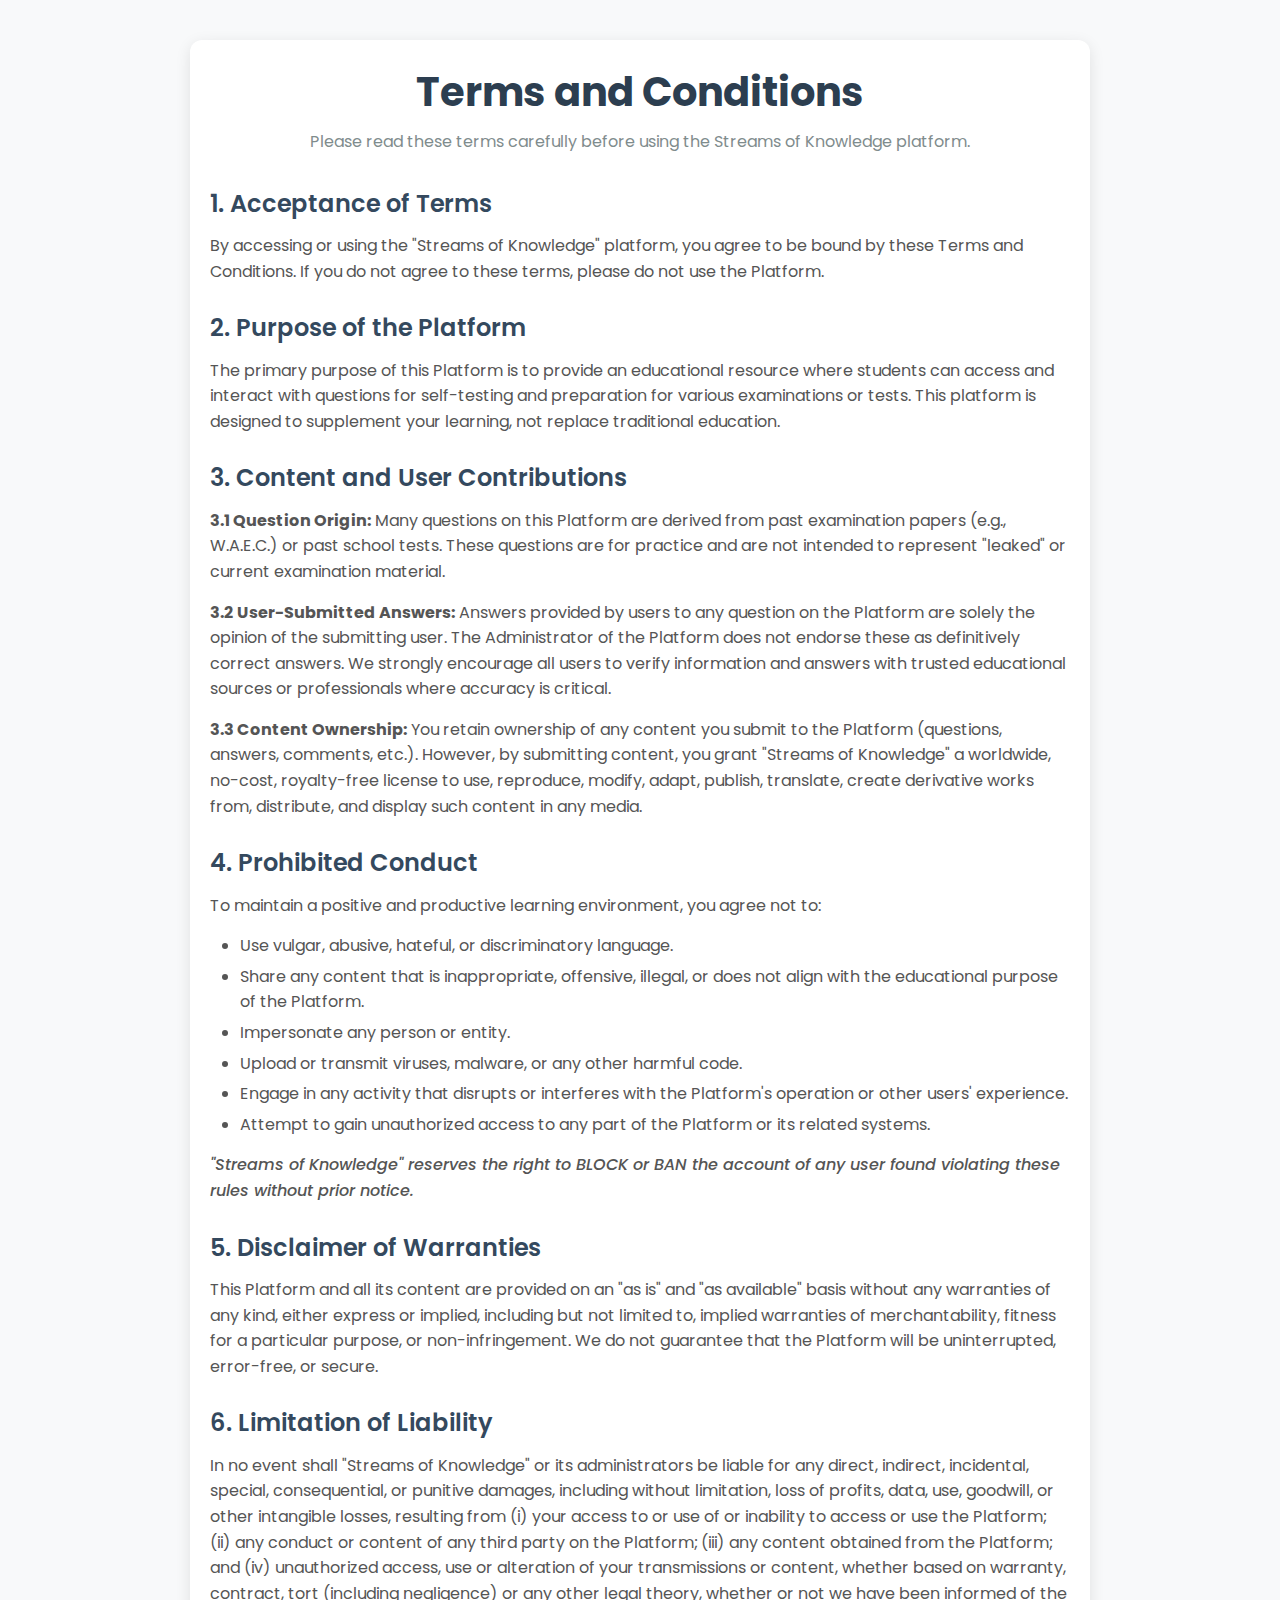
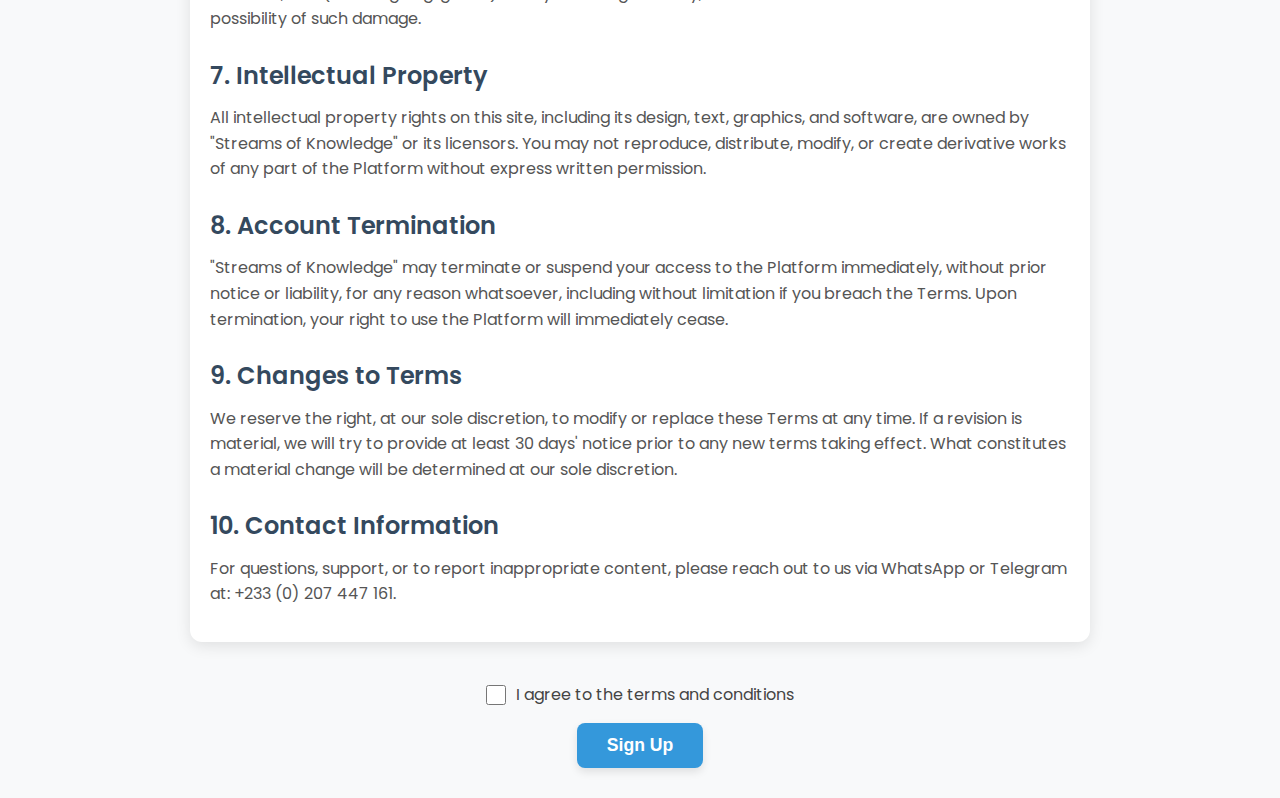
<file: index.html>
<!DOCTYPE html>
<html lang="en">
<head>
    <meta charset="UTF-8" />
    <meta name="author" content="Abaye John Kwaku">
    <meta name="description" content="Terms and Conditions for Streams of Knowledge.">
    <meta name="viewport" content="width=device-width, initial-scale=1.0" />
    <title>Streams of Knowledge - Terms & Conditions</title>
    <link rel="stylesheet" href="https://cdnjs.cloudflare.com/ajax/libs/font-awesome/6.4.2/css/all.min.css"/>
    <link rel="stylesheet" href="terms.css" />
    <link rel="preconnect" href="https://fonts.googleapis.com">
    <link rel="preconnect" href="https://fonts.gstatic.com" crossorigin>
    <link href="https://fonts.googleapis.com/css2?family=Poppins:wght@400;500;600;700&display=swap" rel="stylesheet">
</head>

<body>
    <main class="terms-container">
        <div class="terms-header">
            <h2>Terms and Conditions</h2>
            <p>Please read these terms carefully before using the Streams of Knowledge platform.</p>
        </div>

        <div class="terms-content">
            <h3>1. Acceptance of Terms</h3>
            <p>By accessing or using the "Streams of Knowledge" platform, you agree to be bound by these Terms and Conditions. If you do not agree to these terms, please do not use the Platform.</p>
            
            <h3>2. Purpose of the Platform</h3>
            <p>The primary purpose of this Platform is to provide an educational resource where students can access and interact with questions for self-testing and preparation for various examinations or tests. This platform is designed to supplement your learning, not replace traditional education.</p>
            
            <h3>3. Content and User Contributions</h3>
            <p><strong>3.1 Question Origin:</strong> Many questions on this Platform are derived from past examination papers (e.g., W.A.E.C.) or past school tests. These questions are for practice and are not intended to represent "leaked" or current examination material.</p>
            <p><strong>3.2 User-Submitted Answers:</strong> Answers provided by users to any question on the Platform are solely the opinion of the submitting user. The Administrator of the Platform does not endorse these as definitively correct answers. We strongly encourage all users to verify information and answers with trusted educational sources or professionals where accuracy is critical.</p>
            <p><strong>3.3 Content Ownership:</strong> You retain ownership of any content you submit to the Platform (questions, answers, comments, etc.). However, by submitting content, you grant "Streams of Knowledge" a worldwide, no-cost, royalty-free license to use, reproduce, modify, adapt, publish, translate, create derivative works from, distribute, and display such content in any media.</p>
        
            <h3>4. Prohibited Conduct</h3>
            <p>To maintain a positive and productive learning environment, you agree not to:</p>
            <ul>
                <li>Use vulgar, abusive, hateful, or discriminatory language.</li>
                <li>Share any content that is inappropriate, offensive, illegal, or does not align with the educational purpose of the Platform.</li>
                <li>Impersonate any person or entity.</li>
                <li>Upload or transmit viruses, malware, or any other harmful code.</li>
                <li>Engage in any activity that disrupts or interferes with the Platform's operation or other users' experience.</li>
                <li>Attempt to gain unauthorized access to any part of the Platform or its related systems.</li>
            </ul>
            <p class="note">"Streams of Knowledge" reserves the right to BLOCK or BAN the account of any user found violating these rules without prior notice.</p>
        
            <h3>5. Disclaimer of Warranties</h3>
            <p>This Platform and all its content are provided on an "as is" and "as available" basis without any warranties of any kind, either express or implied, including but not limited to, implied warranties of merchantability, fitness for a particular purpose, or non-infringement. We do not guarantee that the Platform will be uninterrupted, error-free, or secure.</p>
            
            <h3>6. Limitation of Liability</h3>
            <p>In no event shall "Streams of Knowledge" or its administrators be liable for any direct, indirect, incidental, special, consequential, or punitive damages, including without limitation, loss of profits, data, use, goodwill, or other intangible losses, resulting from (i) your access to or use of or inability to access or use the Platform; (ii) any conduct or content of any third party on the Platform; (iii) any content obtained from the Platform; and (iv) unauthorized access, use or alteration of your transmissions or content, whether based on warranty, contract, tort (including negligence) or any other legal theory, whether or not we have been informed of the possibility of such damage.</p>
            
            <h3>7. Intellectual Property</h3>
            <p>All intellectual property rights on this site, including its design, text, graphics, and software, are owned by "Streams of Knowledge" or its licensors. You may not reproduce, distribute, modify, or create derivative works of any part of the Platform without express written permission.</p>
            
            <h3>8. Account Termination</h3>
            <p>"Streams of Knowledge" may terminate or suspend your access to the Platform immediately, without prior notice or liability, for any reason whatsoever, including without limitation if you breach the Terms. Upon termination, your right to use the Platform will immediately cease.</p>
            
            <h3>9. Changes to Terms</h3>
            <p>We reserve the right, at our sole discretion, to modify or replace these Terms at any time. If a revision is material, we will try to provide at least 30 days' notice prior to any new terms taking effect. What constitutes a material change will be determined at our sole discretion.</p>
            
            <h3>10. Contact Information</h3>
            <p>For questions, support, or to report inappropriate content, please reach out to us via WhatsApp or Telegram at: +233 (0) 207 447 161.</p>
        </div>
    </main>

    <div class="terms-action">
        <div class="terms-checkbox">
            <input type="checkbox" id="agreeCheckbox" />
            <label for="agreeCheckbox">I agree to the terms and conditions</label>
        </div>
        <button id="signupBtn">Sign Up</button>
    </div>

    <script>
        document.getElementById('signupBtn').addEventListener('click', function() {
            const agreeCheckbox = document.getElementById('agreeCheckbox');
            if (agreeCheckbox.checked) {
                window.open('auth.html', '_self');
            } else {
                alert('You must agree to the terms and conditions to proceed.');
            }
        });
    </script>
</body>
</html>
</file>
<file: terms.css>
/* ================================== */
/* GLOBAL STYLES & FONT IMPORT        */
/* ================================== */
@import url('https://fonts.googleapis.com/css2?family=Poppins:wght@400;500;600;700&display=swap');

/* Resetting margins and padding for all elements more carefully */
* {
    box-sizing: border-box;
    margin: 0;
    padding: 0;
}

body {
    font-family: 'Poppins', sans-serif;
    line-height: 1.6;
    color: #333;
    background-color: #f8f9fa; /* A very light gray background */
}

/* ================================== */
/* MAIN CONTENT LAYOUT                */
/* ================================== */
.terms-container {
    max-width: 900px;
    margin: 40px auto; /* Centering the container with some vertical margin */
    padding: 20px;
    background-color: #fff;
    border-radius: 12px;
    box-shadow: 0 4px 15px rgba(0, 0, 0, 0.1);
}

.terms-header {
    text-align: center;
    margin-bottom: 30px;
}

.terms-header h2 {
    font-size: 2.5rem;
    font-weight: 700;
    color: #2c3e50; /* Darker heading color */
}

.terms-header p {
    font-size: 1rem;
    color: #7f8c8d; /* Muted color for the sub-heading */
    margin-top: 5px;
}

.terms-content h3 {
    font-size: 1.5rem;
    font-weight: 600;
    color: #34495e; /* Sub-heading color */
    margin-top: 25px;
    margin-bottom: 10px;
}

.terms-content p, 
.terms-content ul {
    font-size: 1rem;
    margin-bottom: 15px;
    color: #555;
}

.terms-content ul {
    list-style-type: disc;
    margin-left: 30px; /* Indent for the list */
}

.terms-content ul li {
    margin-bottom: 5px;
}

.note {
    font-style: italic;
    color: #e74c3c; /* A warning color for the note */
    font-weight: 500;
}

/* ================================== */
/* ACTION BUTTONS & CHECKBOX          */
/* ================================== */
.terms-action {
    display: flex;
    flex-direction: column;
    align-items: center;
    gap: 15px;
    margin: 30px 0;
}

.terms-checkbox {
    display: flex;
    align-items: center;
    gap: 10px;
}

.terms-checkbox input[type="checkbox"] {
    width: 20px;
    height: 20px;
    cursor: pointer;
}

.terms-checkbox label {
    font-size: 1rem;
    color: #444;
    cursor: pointer;
}

#signupBtn {
    padding: 12px 30px;
    font-size: 1.1rem;
    font-weight: 600;
    color: #fff;
    background-color: #3498db; /* A professional blue color */
    border: none;
    border-radius: 8px;
    cursor: pointer;
    transition: background-color 0.3s ease, transform 0.2s ease;
    box-shadow: 0 4px 8px rgba(0, 0, 0, 0.1);
}

#signupBtn:hover {
    background-color: #2980b9; /* Darker blue on hover */
    transform: translateY(-2px); /* Slight lift effect */
}

#signupBtn:active {
    transform: translateY(0); /* Return on click */
}

/* ================================== */
/* MEDIA QUERIES (RESPONSIVENESS)     */
/* ================================== */
@media (max-width: 768px) {
    .terms-container {
        margin: 20px;
        padding: 15px;
    }
    
    .terms-header h2 {
        font-size: 2rem;
    }

    .terms-action {
        flex-direction: column; /* Stacks the checkbox and button on small screens */
    }
}

@media (max-width: 480px) {
    .terms-container {
        padding: 10px;
    }
    
    .terms-header h2 {
        font-size: 1.8rem;
    }

    .terms-content h3 {
        font-size: 1.3rem;
    }

    .terms-content p, 
    .terms-content ul,
    .terms-checkbox label {
        font-size: 0.95rem;
    }

    #signupBtn {
        width: 100%;
        padding: 10px;
    }
}
</file>
